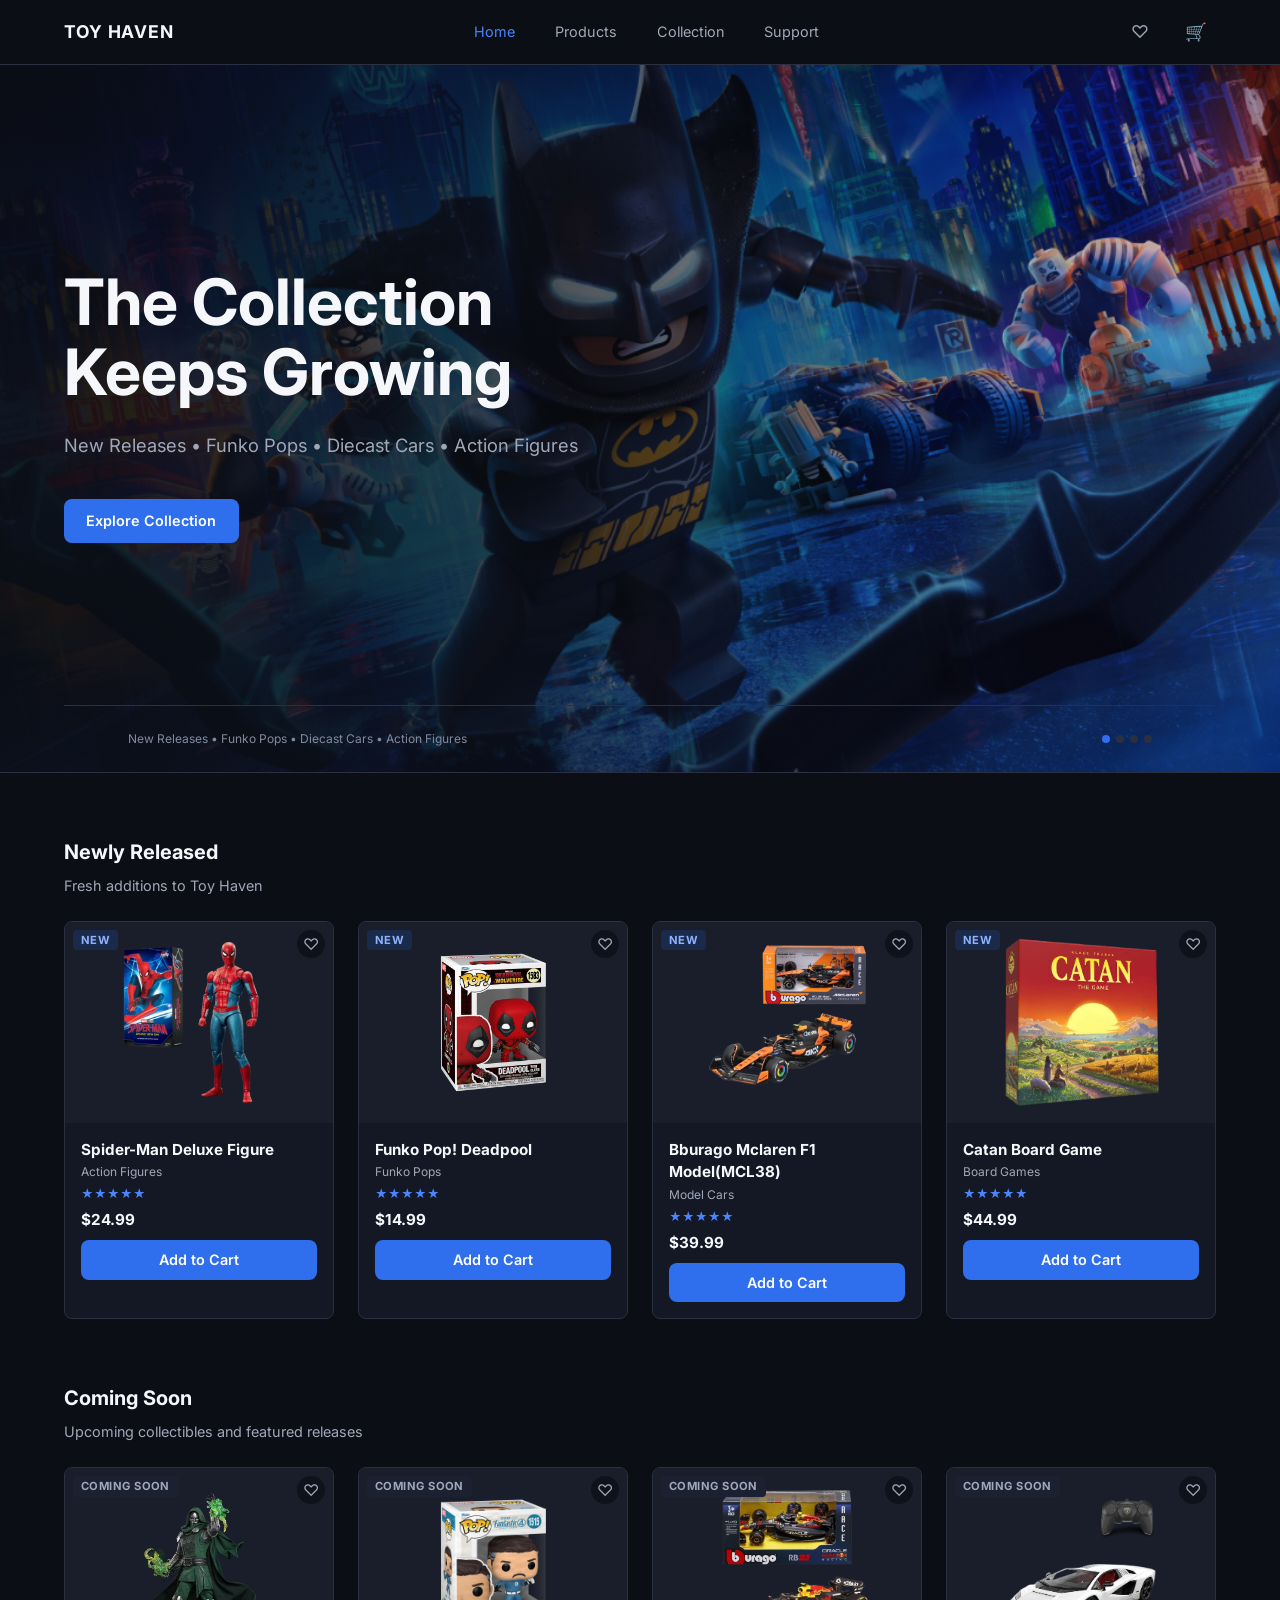
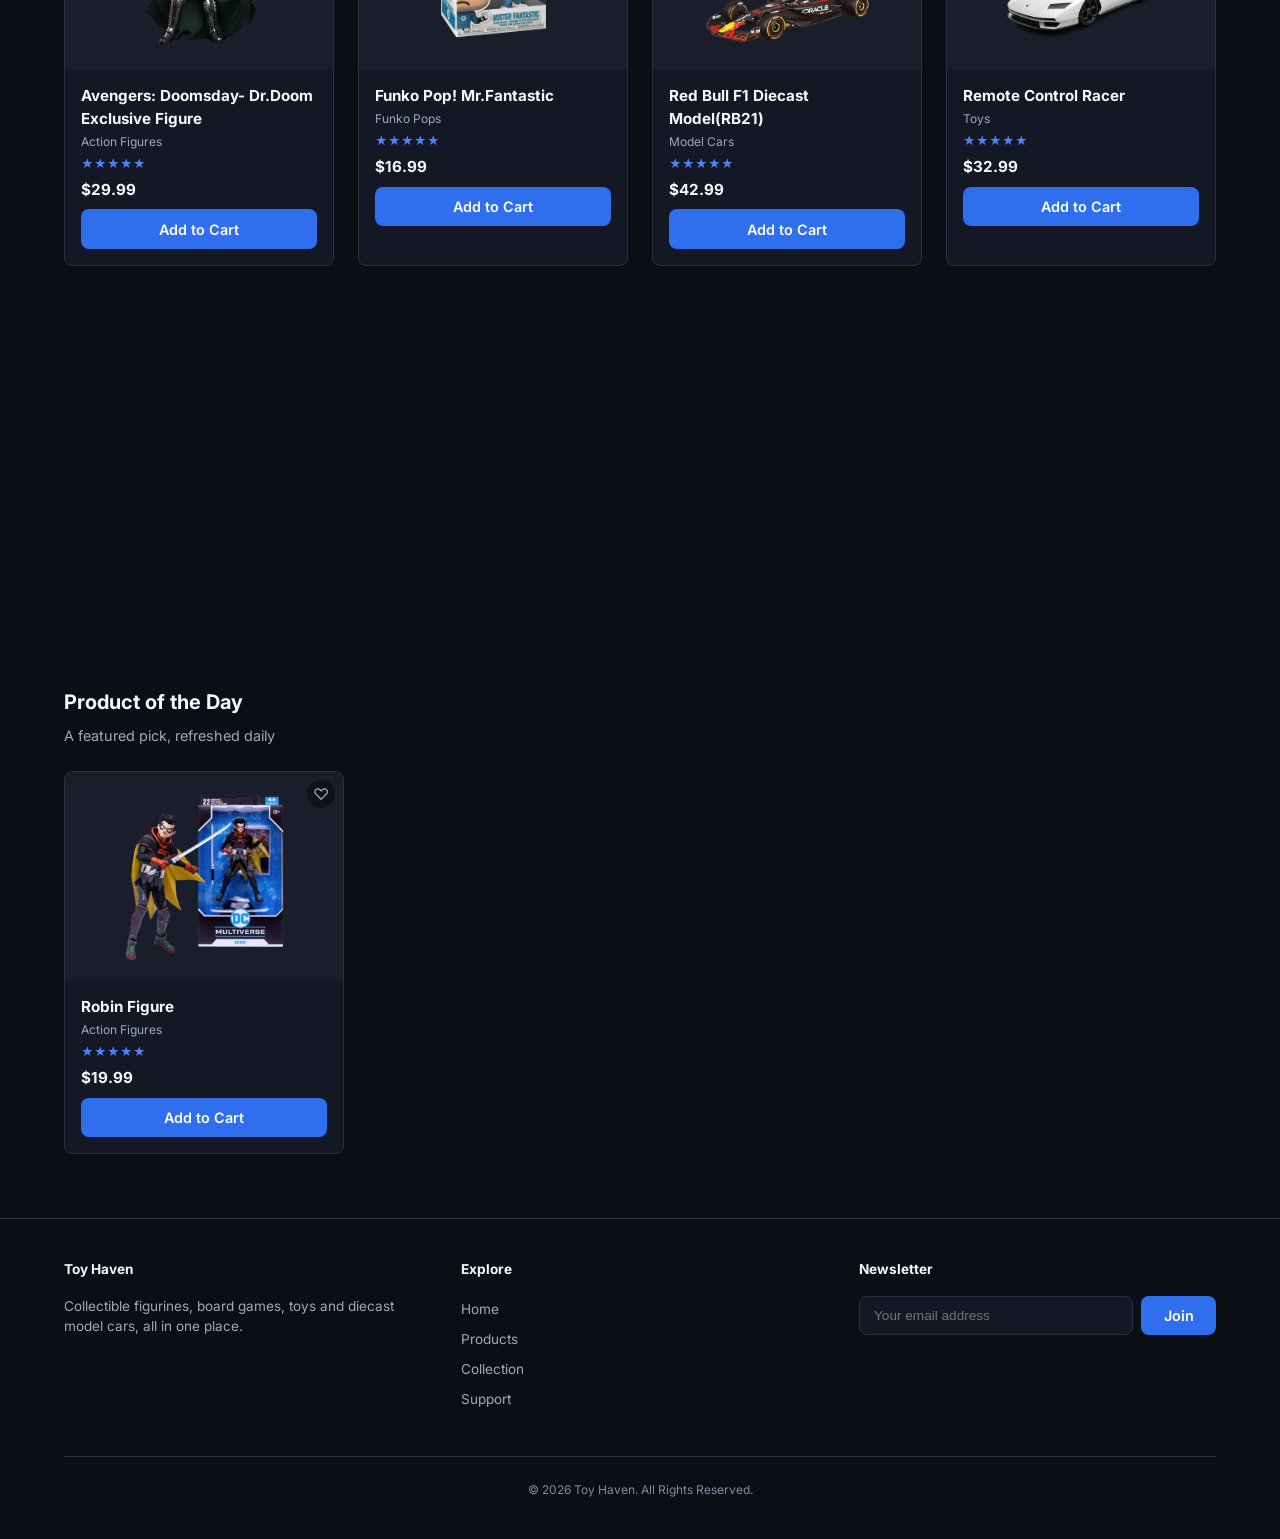
<file: index.html>
<!DOCTYPE html>
<html lang="en">
<head>
  <meta charset="UTF-8">
  <meta name="viewport" content="width=device-width, initial-scale=1.0">
  <title>Toy Haven — Collectibles, Toys & Board Games</title>
  <meta name="description" content="Toy Haven — browse action figures, Funko Pops, model cars, board games and toys in one place.">
  <link rel="icon" type="image/png" href="favicon/favicon.png">
  <link rel="manifest" href="manifest.json">
  <link rel="apple-touch-icon" href="favicon/icon-192.png">
  <meta name="theme-color" content="#0b0e14">
  <link rel="preconnect" href="https://fonts.googleapis.com">
  <link href="https://fonts.googleapis.com/css2?family=Inter:wght@400;600;700&display=swap" rel="stylesheet">
  <link rel="stylesheet" href="css/style.css">
</head>
<body>

  <!-- ============ HEADER (identical on every page) ============ -->
  <header class="site-header">
    <div class="container">
      <div class="logo">TOY HAVEN</div>

      <nav class="main-nav">
        <a href="index.html" class="active">Home</a>
        <a href="products.html">Products</a>
        <a href="collection.html">Collection</a>
        <a href="support.html">Support</a>
      </nav>

      <div class="header-icons">
        <a href="collection.html" aria-label="Wishlist" tabindex="-1" aria-hidden="true">♡</a>
        <a href="cart.html" aria-label="Shopping cart">
          🛒
          <span id="cart-count" class="cart-count">0</span>
        </a>
        <button class="hamburger" aria-label="Open menu">
          <span></span><span></span><span></span>
        </button>
      </div>
    </div>
  </header>

  <!-- ============ HERO CAROUSEL (full-width, outside the container) ============ -->
  <section class="hero-full" aria-label="Promotions">
    <div class="hero-inner">

      <div class="hero-slide active" data-bg="images/hero/1/legobat.jpg">
        <div class="hero-text">
          <p class="hero-eyebrow"></p>
          <h1>The Collection Keeps Growing</h1>
          <p>New Releases • Funko Pops • Diecast Cars • Action Figures</p>
          <a href="products.html" class="btn btn-primary">Explore Collection</a>
        </div>
      </div>

      <div class="hero-slide" data-bg="images/hero/2/2511945.jpg">
        <div class="hero-text">
          <h1>Fresh Funko Pops Just Landed</h1>
<h2 class="hero-eyebrow">NEW THIS WEEK</h2>
          <p>Marvel, DC, and Movie exclusives — while supplies last.</p>
          <a href="products.html?category=Funko%20Pops" class="btn btn-primary">Shop Funko Pops</a>
        </div>
      </div>

      <div class="hero-slide" data-bg="images/hero/3/yNQPDRgwKSz645qPKvAdC5.jpg">
        <div class="hero-text">
          
          <h1>Precision Diecast Model Cars</h1>
<h2 class="hero-eyebrow">FOR THE COLLECTORS</h2>
          <p>F1 grid cars and Bburago classics, built to scale.</p>
          <a href="products.html?category=Model%20Cars" class="btn btn-primary">Shop Model Cars</a>
        </div>
      </div>

      <div class="hero-slide" data-bg="images/hero/4/1411451.jpg">
        <div class="hero-text">
          <h1>Avengers: Doomsday Collectibles</h1>
<h2 class="hero-eyebrow">COMING SOON</h2>
          <p>Be first in line when the new lineup drops.</p>
          <a href="products.html?category=Action%20Figures" class="btn btn-primary">Shop Action Figures</a>
        </div>
      </div>

      <div class="hero-footer">
        <p style="font-size:0.75rem; color:var(--text-muted);">New Releases &bull; Funko Pops &bull; Diecast Cars &bull; Action Figures</p>
        <div class="hero-dots">
          <span class="hero-dot active"></span>
          <span class="hero-dot"></span>
          <span class="hero-dot"></span>
          <span class="hero-dot"></span>
        </div>
      </div>
    </div>
  </section>

  <main class="container">
    <!-- ============ NEWLY RELEASED ============ -->
    <section class="reveal">
      <h2 class="section-title" style="margin-top: var(--space-xl);">Newly Released</h2>
      <p class="section-subtitle">Fresh additions to Toy Haven</p>
      <div id="newly-released-grid" class="product-grid">
        <!-- filled by main.js -->
      </div>
    </section>

    <!-- ============ COMING SOON ============ -->
    <section class="reveal">
      <h2 class="section-title">Coming Soon</h2>
      <p class="section-subtitle">Upcoming collectibles and featured releases</p>
      <div id="coming-soon-grid" class="product-grid">
        <!-- filled by main.js -->
      </div>
    </section>

    <!-- ============ SHOP BY CATEGORY ============ -->
    <section class="reveal">
      <h2 class="section-title">Shop by Category</h2>
      <div class="category-grid">
        <a href="products.html?category=Action%20Figures" class="category-tile">
          <div class="category-tile-image">
           <img src="images/shop-by-category-pics/figures/dmiuu3f-df78caf3-c90e-4297-878c-dc7db9a0f4cd.png" alt="Figurines" onerror="this.parentElement.classList.add('image-missing');">
            <span class="image-placeholder">CATEGORY</span>
          </div>
          <p>Figurines</p>
        </a>
        <a href="products.html?category=Toys" class="category-tile">
          <div class="category-tile-image">
            <img src="images/toys/6063968-rubik-s-cube-the-original-3x3-colour-matching-puzzle-classic-problem-solving-cube-removebg-preview.png" alt="Toys" onerror="this.parentElement.classList.add('image-missing');">
            <span class="image-placeholder">CATEGORY</span>
          </div>
          <p>Toys</p>
        </a>
        <a href="products.html?category=Board%20Games" class="category-tile">
          <div class="category-tile-image">
            <img src="images/board-games/816dE7TY9xL-removebg-preview.png" alt="Board Games" onerror="this.parentElement.classList.add('image-missing');">
            <span class="image-placeholder">CATEGORY</span>
          </div>
          <p>Board Games</p>
        </a>
        <a href="products.html?category=Model%20Cars" class="category-tile">
          <div class="category-tile-image">
            <img src="images/shop-by-category-pics/diecast-cars/Batman-Futuristic-Automobile-Render-PNG.png" alt="Diecast Cars" onerror="this.parentElement.classList.add('image-missing');">
            <span class="image-placeholder">CATEGORY</span>
          </div>
          <p>Diecast Cars</p>
        </a>
      </div>
    </section>

    <!-- ============ PRODUCT OF THE DAY ============ -->
    <section class="reveal">
      <h2 class="section-title">Product of the Day</h2>
      <p class="section-subtitle">A featured pick, refreshed daily</p>
      <div id="product-of-day" style="max-width: 280px;">
      
      </div>
    </section>
  </main>

  <!-- ============ FOOTER ============ -->
  <footer class="site-footer">
    <div class="container">
      <div class="footer-grid">
        <div>
          <h3>Toy Haven</h3>
          <p style="color: var(--text-secondary); font-size: 0.85rem;">Collectible figurines, board games, toys and diecast model cars, all in one place.</p>
        </div>
        <div>
          <h3>Explore</h3>
          <ul>
            <li><a href="index.html">Home</a></li>
            <li><a href="products.html">Products</a></li>
            <li><a href="collection.html">Collection</a></li>
            <li><a href="support.html">Support</a></li>
          </ul>
        </div>
        <div>
          <h3>Newsletter</h3>
          <form id="newsletter-form" class="newsletter-form" novalidate>
            <label for="newsletter-email" class="sr-only" style="position:absolute; left:-9999px;">Email address</label>
            <input type="email" id="newsletter-email" placeholder="Your email address">
            <button type="submit" class="btn btn-primary">Join</button>
          </form>
          <p id="newsletter-message" class="newsletter-message"></p>
        </div>
      </div>
      <div class="footer-bottom">
        <p>&copy; 2026 Toy Haven. All Rights Reserved.</p>
      </div>
    </div>
  </footer>

  <script src="js/products.js"></script>
  <script src="js/shopping-cart.js"></script>
  <script src="js/collection.js"></script>
  <script src="js/main.js"></script>
</body>
</html>
</file>
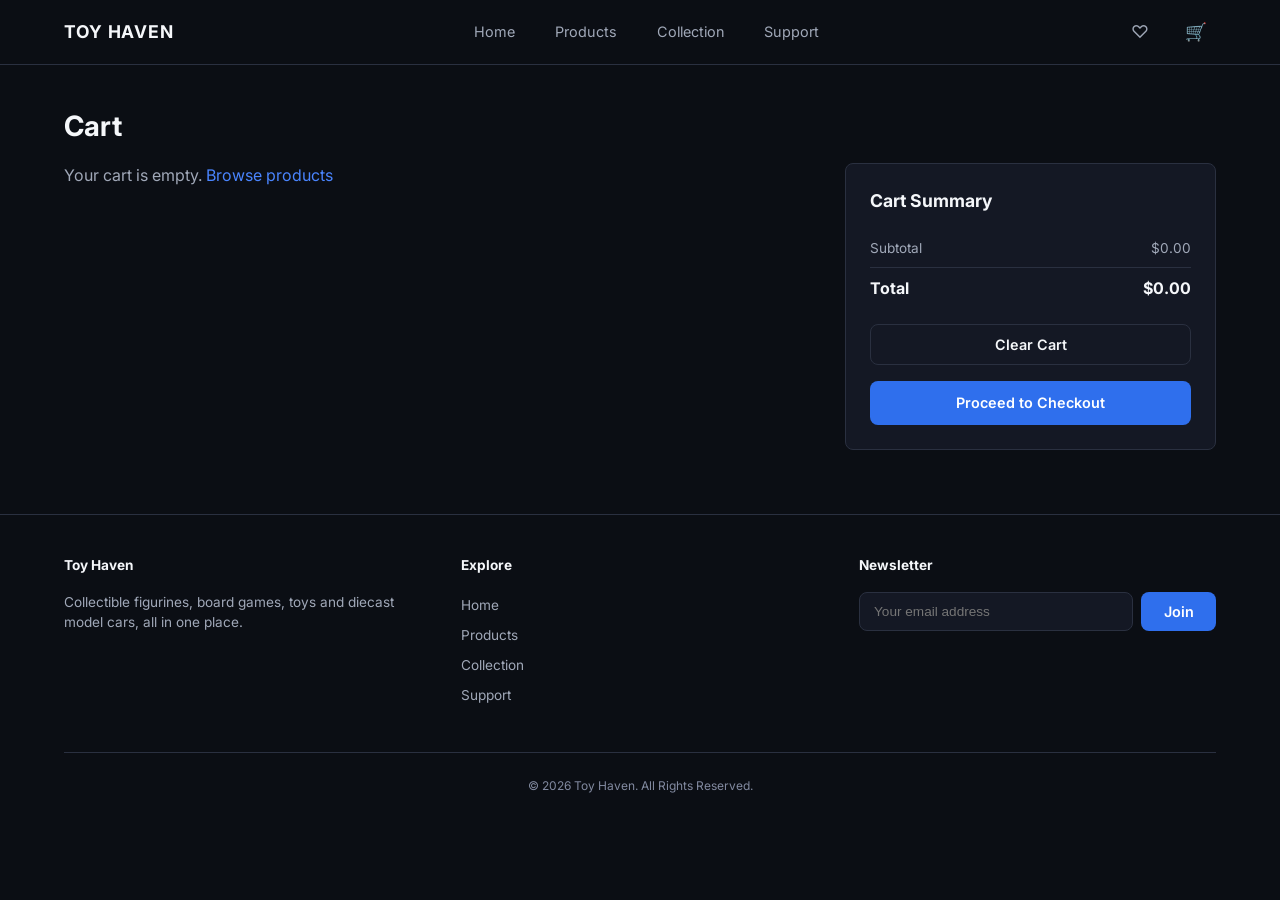
<file: cart.html>
<!DOCTYPE html>
<html lang="en">
<head>
  <meta charset="UTF-8">
  <meta name="viewport" content="width=device-width, initial-scale=1.0">
  <title>Cart — Toy Haven</title>
  <meta name="description" content="Review your Toy Haven shopping cart before checkout.">
  <link rel="icon" type="image/png" href="favicon/favicon.png">
  <link rel="manifest" href="manifest.json">
  <link rel="apple-touch-icon" href="favicon/icon-192.png">
  <meta name="theme-color" content="#0b0e14">
  <link rel="preconnect" href="https://fonts.googleapis.com">
  <link href="https://fonts.googleapis.com/css2?family=Inter:wght@400;600;700&display=swap" rel="stylesheet">
  <link rel="stylesheet" href="css/style.css">
</head>
<body>

  <!-- ============ HEADER ============ -->
  <header class="site-header">
    <div class="container">
      <div class="logo">TOY HAVEN</div>

      <nav class="main-nav">
        <a href="index.html">Home</a>
        <a href="products.html">Products</a>
        <a href="collection.html">Collection</a>
        <a href="support.html">Support</a>
      </nav>

      <div class="header-icons">
        <a href="collection.html" aria-label="Wishlist" tabindex="-1" aria-hidden="true">♡</a>
        <a href="cart.html" aria-label="Shopping cart">
          🛒
          <span id="cart-count" class="cart-count">0</span>
        </a>
        <button class="hamburger" aria-label="Open menu">
          <span></span><span></span><span></span>
        </button>
      </div>
    </div>
  </header>

  <main class="container">
    <h1 class="page-title">Cart</h1>

    <div class="cart-layout">
      <!-- ============ CART ITEMS ============ -->
      <div id="cart-items">
  
      </div>

      <!-- ============ CART SUMMARY ============ -->
      <div class="summary-box">
        <h2>Cart Summary</h2>
        <div class="summary-row">
          <span>Subtotal</span>
          <span id="cart-subtotal">$0.00</span>
        </div>
        <div class="summary-row total">
          <span>Total</span>
          <span id="cart-total">$0.00</span>
        </div>
        <button id="clear-cart-btn" class="btn btn-secondary btn-block">Clear Cart</button>
        <a href="checkout.html" class="btn btn-primary btn-block">Proceed to Checkout</a>
      </div>
    </div>
  </main>

  <!-- ============ FOOTER ============ -->
  <footer class="site-footer">
    <div class="container">
      <div class="footer-grid">
        <div>
          <h3>Toy Haven</h3>
          <p style="color: var(--text-secondary); font-size: 0.85rem;">Collectible figurines, board games, toys and diecast model cars, all in one place.</p>
        </div>
        <div>
          <h3>Explore</h3>
          <ul>
            <li><a href="index.html">Home</a></li>
            <li><a href="products.html">Products</a></li>
            <li><a href="collection.html">Collection</a></li>
            <li><a href="support.html">Support</a></li>
          </ul>
        </div>
        <div>
          <h3>Newsletter</h3>
          <form id="newsletter-form" class="newsletter-form" novalidate>
            <label for="newsletter-email" class="sr-only" style="position:absolute; left:-9999px;">Email address</label>
            <input type="email" id="newsletter-email" placeholder="Your email address">
            <button type="submit" class="btn btn-primary">Join</button>
          </form>
          <p id="newsletter-message" class="newsletter-message"></p>
        </div>
      </div>
      <div class="footer-bottom">
        <p>&copy; 2026 Toy Haven. All Rights Reserved.</p>
      </div>
    </div>
  </footer>

  <script src="js/products.js"></script>
  <script src="js/shopping-cart.js"></script>
  <script src="js/collection.js"></script>
  <script src="js/main.js"></script>
</body>
</html>
</file>
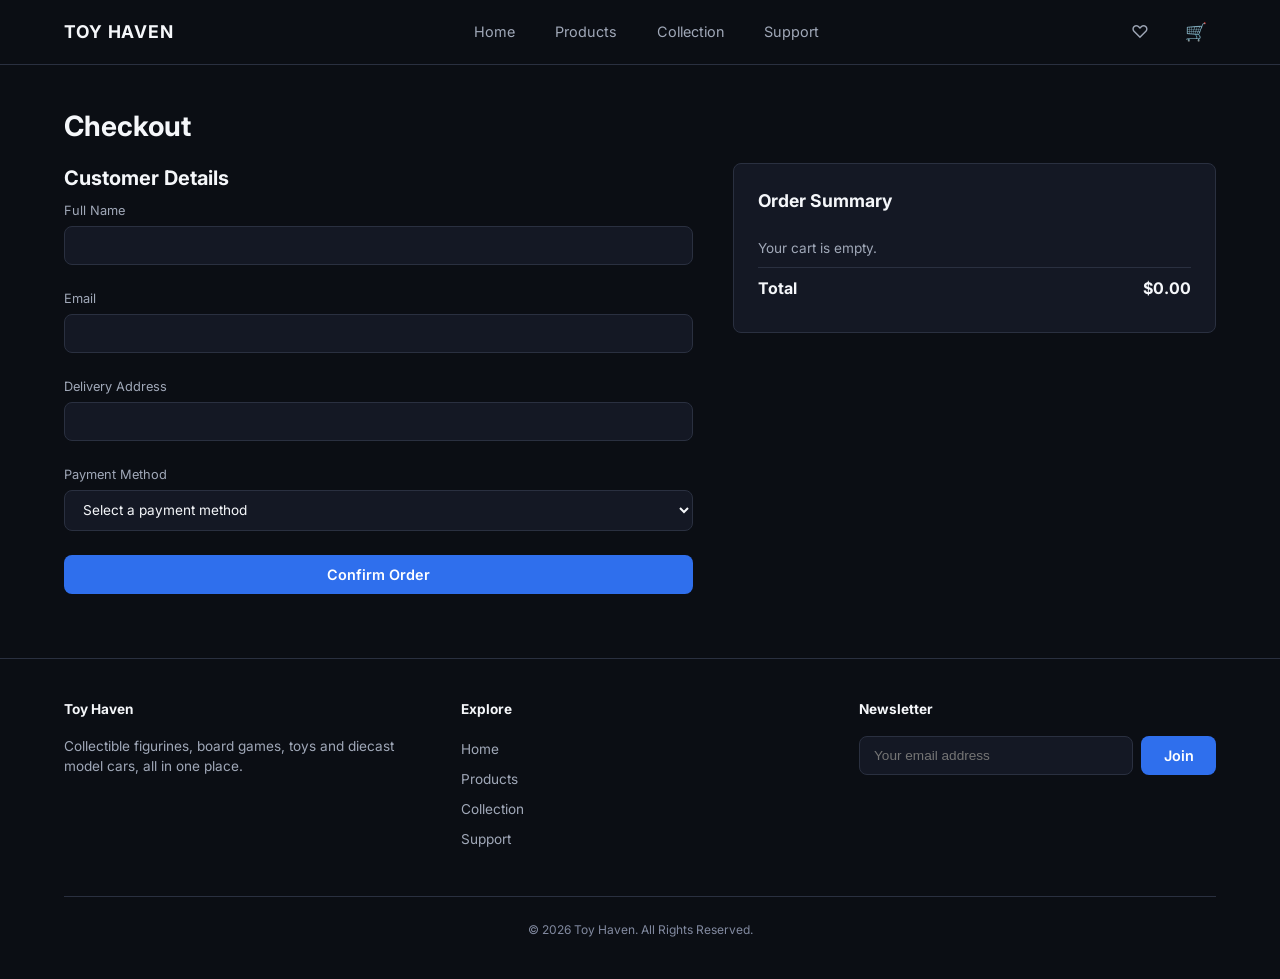
<file: checkout.html>
<!DOCTYPE html>
<html lang="en">
<head>
  <meta charset="UTF-8">
  <meta name="viewport" content="width=device-width, initial-scale=1.0">
  <title>Checkout — Toy Haven</title>
  <meta name="description" content="Complete your Toy Haven order.">
  <link rel="icon" type="image/png" href="favicon/favicon.png">
  <link rel="manifest" href="manifest.json">
  <link rel="apple-touch-icon" href="favicon/icon-192.png">
  <meta name="theme-color" content="#0b0e14">
  <link rel="preconnect" href="https://fonts.googleapis.com">
  <link href="https://fonts.googleapis.com/css2?family=Inter:wght@400;600;700&display=swap" rel="stylesheet">
  <link rel="stylesheet" href="css/style.css">
</head>
<body>

  <!-- ============ HEADER ============ -->
  <header class="site-header">
    <div class="container">
      <div class="logo">TOY HAVEN</div>

      <nav class="main-nav">
        <a href="index.html">Home</a>
        <a href="products.html">Products</a>
        <a href="collection.html">Collection</a>
        <a href="support.html">Support</a>
      </nav>

      <div class="header-icons">
        <a href="collection.html" aria-label="Wishlist" tabindex="-1" aria-hidden="true">♡</a>
        <a href="cart.html" aria-label="Shopping cart">
          🛒
          <span id="cart-count" class="cart-count">0</span>
        </a>
        <button class="hamburger" aria-label="Open menu">
          <span></span><span></span><span></span>
        </button>
      </div>
    </div>
  </header>

  <main class="container">
    <h1 class="page-title">Checkout</h1>

    <div class="checkout-layout">
      <!-- ============ CUSTOMER DETAILS FORM ============ -->
      <div id="checkout-form-section">
        <h2 class="section-title">Customer Details</h2>
        <form id="checkout-form" novalidate>

          <div class="form-group">
            <label for="full-name">Full Name</label>
            <input type="text" id="full-name">
            <p id="full-name-error" class="form-error"></p>
          </div>

          <div class="form-group">
            <label for="checkout-email">Email</label>
            <input type="email" id="checkout-email">
            <p id="checkout-email-error" class="form-error"></p>
          </div>

          <div class="form-group">
            <label for="delivery-address">Delivery Address</label>
            <input type="text" id="delivery-address">
            <p id="delivery-address-error" class="form-error"></p>
          </div>

          <div class="form-group">
            <label for="payment-method">Payment Method</label>
            <select id="payment-method">
              <option value="">Select a payment method</option>
              <option value="Card">Card</option>
              <option value="Cash on Delivery">Cash on Delivery</option>
            </select>
            <p id="payment-method-error" class="form-error"></p>
          </div>

          <!-- Card fields -->
          <div id="card-fields" class="card-fields" style="display: none;">

            <div class="form-group">
              <label for="card-number">Card Number</label>
              <input type="text" id="card-number" inputmode="numeric" maxlength="23" placeholder="1234 5678 9012 3456">
              <p id="card-number-error" class="form-error"></p>
            </div>

            <div class="card-fields-row">
              <div class="form-group">
                <label for="card-expiry">Expiry Date</label>
                <input type="text" id="card-expiry" inputmode="numeric" maxlength="5" placeholder="MM/YY">
                <p id="card-expiry-error" class="form-error"></p>
              </div>

              <div class="form-group">
                <label for="card-cvv">CVV</label>
                <input type="text" id="card-cvv" inputmode="numeric" maxlength="4" placeholder="123">
                <p id="card-cvv-error" class="form-error"></p>
              </div>
            </div>

          </div>

          <button type="submit" class="btn btn-primary btn-block">Confirm Order</button>
        </form>
      </div>

      <!-- ============ ORDER SUMMARY ============ -->
      <div class="summary-box">
        <h2>Order Summary</h2>
        <div id="order-summary-items">
          <!-- filled by checkout.js -->
        </div>
        <div class="summary-row total">
          <span>Total</span>
          <span id="order-total">$0.00</span>
        </div>
      </div>
    </div>

    <!-- ============ ORDER CONFIRMED PANEL ============ -->
    <div id="order-confirmed" class="order-confirmed">
      <span class="checkmark">✓</span>
      Order Confirmed! Thank you for shopping with Toy Haven.
    </div>
  </main>

  <!-- ============ FOOTER ============ -->
  <footer class="site-footer">
    <div class="container">
      <div class="footer-grid">
        <div>
          <h3>Toy Haven</h3>
          <p style="color: var(--text-secondary); font-size: 0.85rem;">Collectible figurines, board games, toys and diecast model cars, all in one place.</p>
        </div>
        <div>
          <h3>Explore</h3>
          <ul>
            <li><a href="index.html">Home</a></li>
            <li><a href="products.html">Products</a></li>
            <li><a href="collection.html">Collection</a></li>
            <li><a href="support.html">Support</a></li>
          </ul>
        </div>
        <div>
          <h3>Newsletter</h3>
          <form id="newsletter-form" class="newsletter-form" novalidate>
            <label for="newsletter-email" class="sr-only" style="position:absolute; left:-9999px;">Email address</label>
            <input type="email" id="newsletter-email" placeholder="Your email address">
            <button type="submit" class="btn btn-primary">Join</button>
          </form>
          <p id="newsletter-message" class="newsletter-message"></p>
        </div>
      </div>
      <div class="footer-bottom">
        <p>&copy; 2026 Toy Haven. All Rights Reserved.</p>
      </div>
    </div>
  </footer>

  <script src="js/products.js"></script>
  <script src="js/shopping-cart.js"></script>
  <script src="js/collection.js"></script>
  <script src="js/main.js"></script>
  <script src="js/checkout.js"></script>
</body>
</html>
</file>
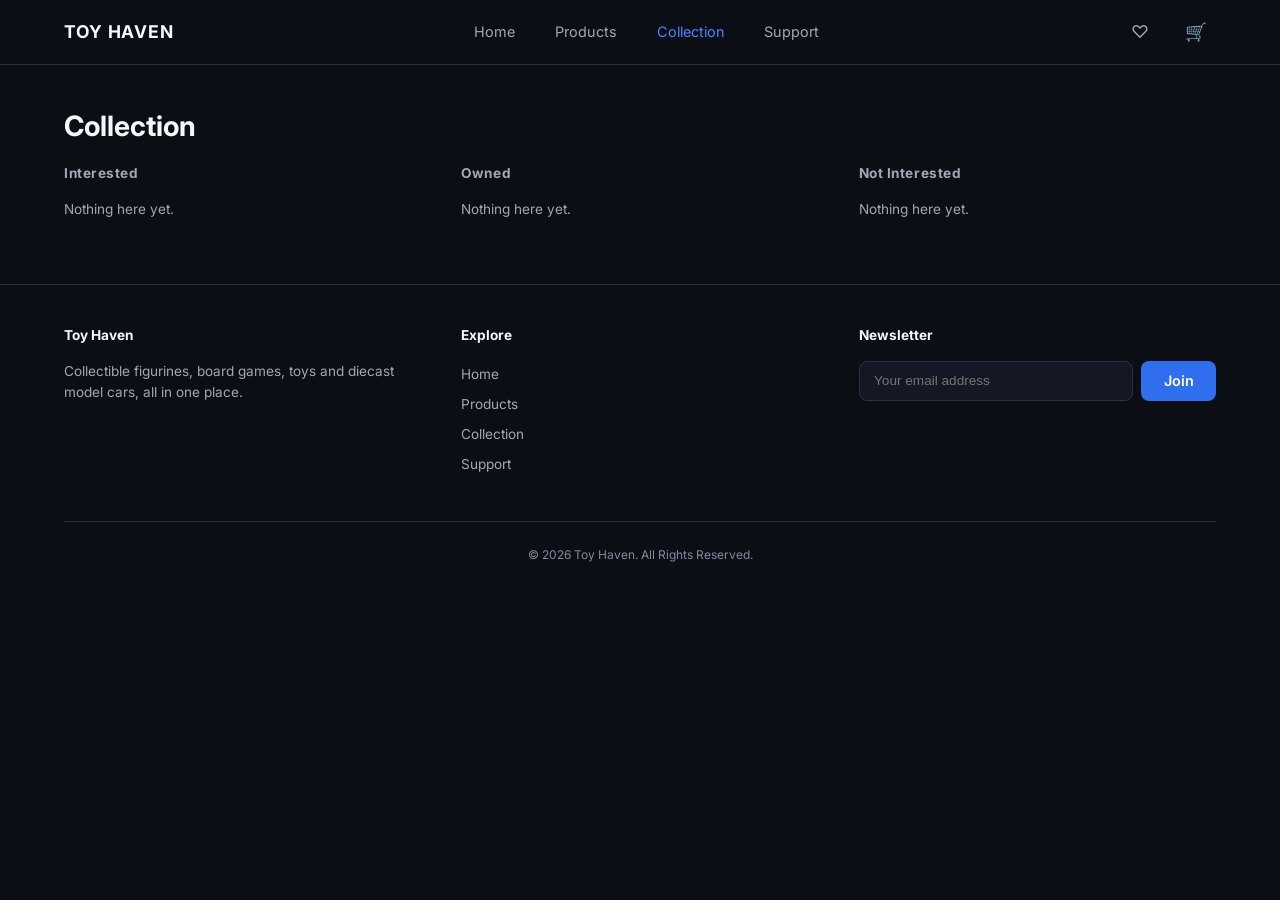
<file: collection.html>
<!DOCTYPE html>
<html lang="en">
<head>
  <meta charset="UTF-8">
  <meta name="viewport" content="width=device-width, initial-scale=1.0">
  <title>Collection — Toy Haven</title>
  <meta name="description" content="Your saved Toy Haven wishlist — sorted by Interested, Owned, and Not Interested.">
  <link rel="icon" type="image/png" href="favicon/favicon.png">
  <link rel="manifest" href="manifest.json">
  <link rel="apple-touch-icon" href="favicon/icon-192.png">
  <meta name="theme-color" content="#0b0e14">
  <link rel="preconnect" href="https://fonts.googleapis.com">
  <link href="https://fonts.googleapis.com/css2?family=Inter:wght@400;600;700&display=swap" rel="stylesheet">
  <link rel="stylesheet" href="css/style.css">
</head>
<body>

  <!-- ============ HEADER ============ -->
  <header class="site-header">
    <div class="container">
      <div class="logo">TOY HAVEN</div>

      <nav class="main-nav">
        <a href="index.html">Home</a>
        <a href="products.html">Products</a>
        <a href="collection.html" class="active">Collection</a>
        <a href="support.html">Support</a>
      </nav>

      <div class="header-icons">
        <a href="collection.html" aria-label="Wishlist" tabindex="-1" aria-hidden="true">♡</a>
        <a href="cart.html" aria-label="Shopping cart">
          🛒
          <span id="cart-count" class="cart-count">0</span>
        </a>
        <button class="hamburger" aria-label="Open menu">
          <span></span><span></span><span></span>
        </button>
      </div>
    </div>
  </header>

  <main class="container">
    <h1 class="page-title">Collection</h1>

    <div id="collection-columns" class="collection-layout">
      <div class="collection-column">
        <h2>Interested</h2>
        <div id="collection-interested">
          <!-- filled by collection.js -->
        </div>
      </div>

      <div class="collection-column">
        <h2>Owned</h2>
        <div id="collection-owned">
        </div>
      </div>

      <div class="collection-column">
        <h2>Not Interested</h2>
        <div id="collection-not-interested">
        </div>
      </div>
    </div>
  </main>

  <!-- ============ FOOTER ============ -->
  <footer class="site-footer">
    <div class="container">
      <div class="footer-grid">
        <div>
          <h3>Toy Haven</h3>
          <p style="color: var(--text-secondary); font-size: 0.85rem;">Collectible figurines, board games, toys and diecast model cars, all in one place.</p>
        </div>
        <div>
          <h3>Explore</h3>
          <ul>
            <li><a href="index.html">Home</a></li>
            <li><a href="products.html">Products</a></li>
            <li><a href="collection.html">Collection</a></li>
            <li><a href="support.html">Support</a></li>
          </ul>
        </div>
        <div>
          <h3>Newsletter</h3>
          <form id="newsletter-form" class="newsletter-form" novalidate>
            <label for="newsletter-email" class="sr-only" style="position:absolute; left:-9999px;">Email address</label>
            <input type="email" id="newsletter-email" placeholder="Your email address">
            <button type="submit" class="btn btn-primary">Join</button>
          </form>
          <p id="newsletter-message" class="newsletter-message"></p>
        </div>
      </div>
      <div class="footer-bottom">
        <p>&copy; 2026 Toy Haven. All Rights Reserved.</p>
      </div>
    </div>
  </footer>

  <script src="js/products.js"></script>
  <script src="js/shopping-cart.js"></script>
  <script src="js/collection.js"></script>
  <script src="js/main.js"></script>
</body>
</html>
</file>
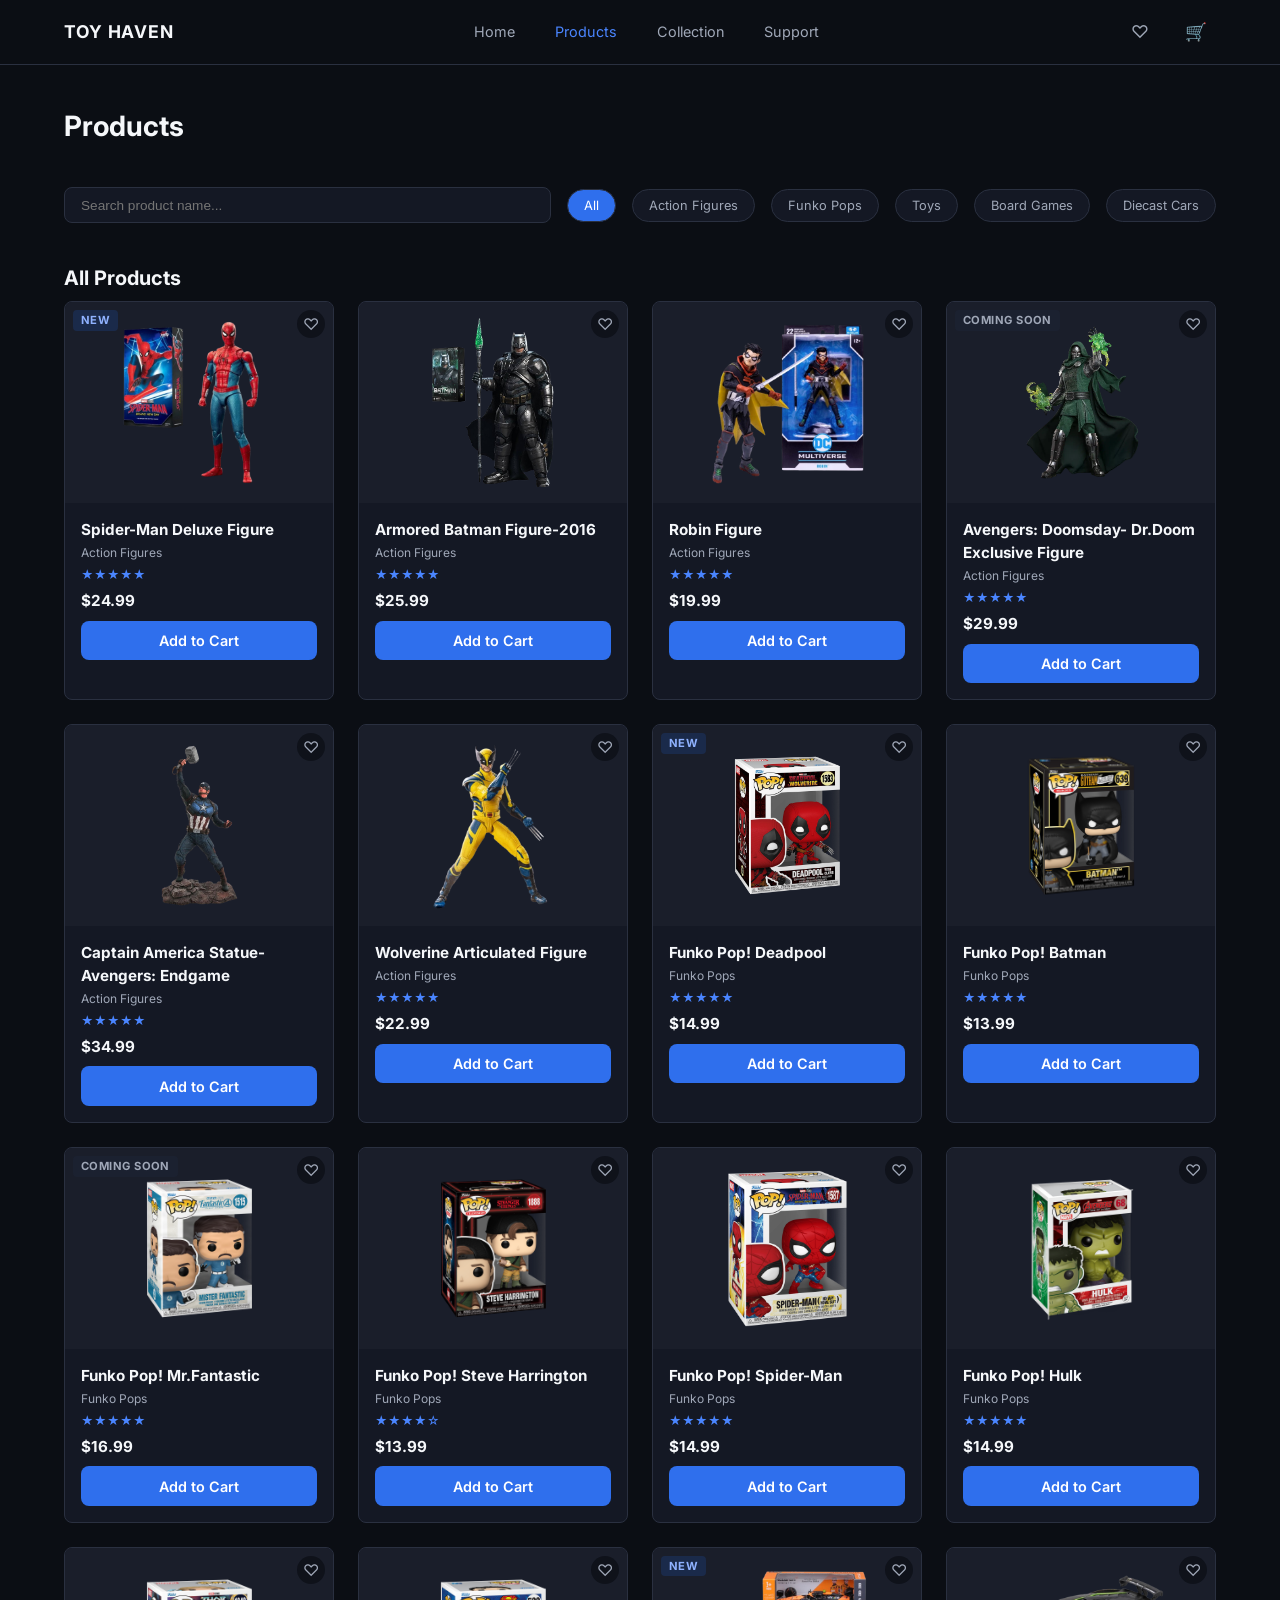
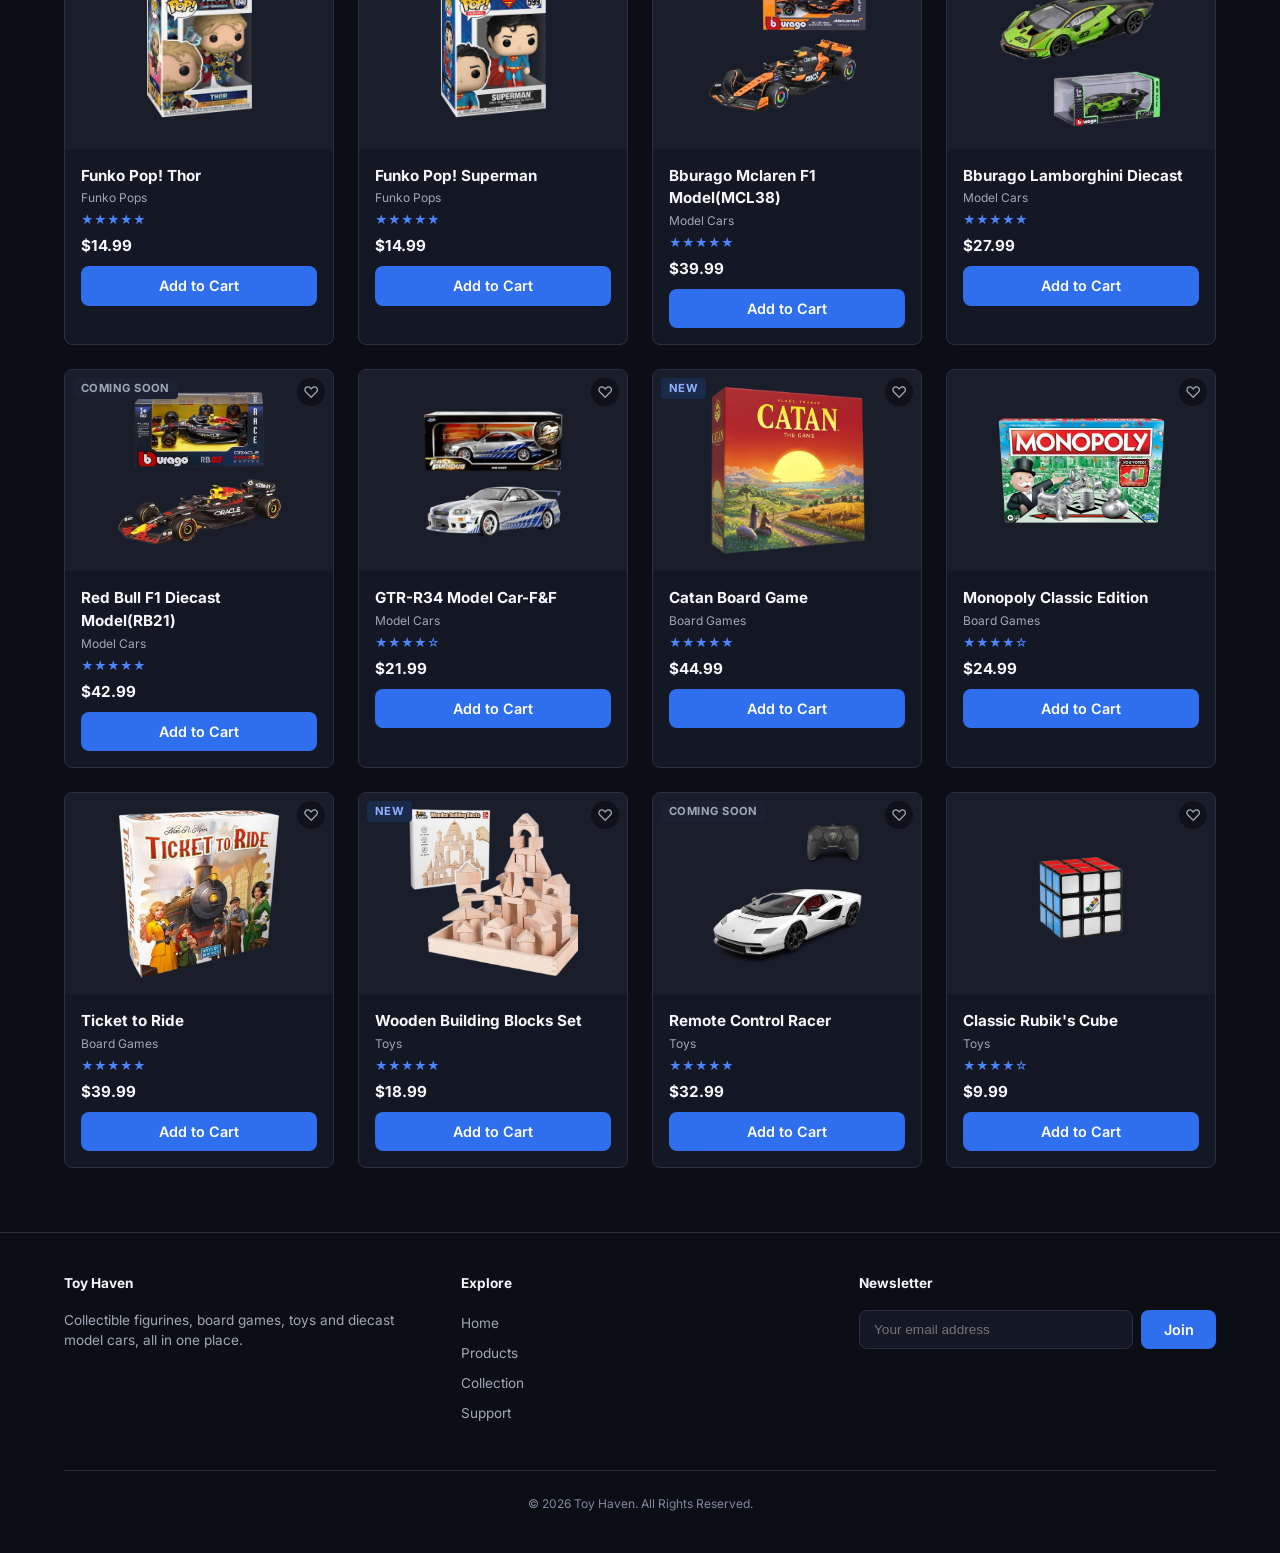
<file: products.html>
<!DOCTYPE html>
<html lang="en">
<head>
  <meta charset="UTF-8">
  <meta name="viewport" content="width=device-width, initial-scale=1.0">
  <title>Products — Toy Haven</title>
  <meta name="description" content="Browse action figures, Funko Pops, model cars, board games and toys at Toy Haven.">
  <link rel="icon" type="image/png" href="favicon/favicon.png">
  <link rel="manifest" href="manifest.json">
  <link rel="apple-touch-icon" href="favicon/icon-192.png">
  <meta name="theme-color" content="#0b0e14">
  <link rel="preconnect" href="https://fonts.googleapis.com">
  <link href="https://fonts.googleapis.com/css2?family=Inter:wght@400;600;700&display=swap" rel="stylesheet">
  <link rel="stylesheet" href="css/style.css">
</head>
<body>

  <!-- ============ HEADER ============ -->
  <header class="site-header">
    <div class="container">
      <div class="logo">TOY HAVEN</div>

      <nav class="main-nav">
        <a href="index.html">Home</a>
        <a href="products.html" class="active">Products</a>
        <a href="collection.html">Collection</a>
        <a href="support.html">Support</a>
      </nav>

      <div class="header-icons">
        <a href="collection.html" aria-label="Wishlist" tabindex="-1" aria-hidden="true">♡</a>
        <a href="cart.html" aria-label="Shopping cart">
          🛒
          <span id="cart-count" class="cart-count">0</span>
        </a>
        <button class="hamburger" aria-label="Open menu">
          <span></span><span></span><span></span>
        </button>
      </div>
    </div>
  </header>

  <main class="container">
    <h1 class="page-title">Products</h1>

    <!-- ============ SEARCH + FILTER BAR ============ -->
    <div class="filter-bar">
      <label for="product-search" style="position:absolute; left:-9999px;">Search products</label>
      <input
        type="text"
        id="product-search"
        class="search-input"
        placeholder="Search product name...">

      <button class="filter-pill active" data-category="All">All</button>
      <button class="filter-pill" data-category="Action Figures">Action Figures</button>
      <button class="filter-pill" data-category="Funko Pops">Funko Pops</button>
      <button class="filter-pill" data-category="Toys">Toys</button>
      <button class="filter-pill" data-category="Board Games">Board Games</button>
      <button class="filter-pill" data-category="Model Cars">Diecast Cars</button>
    </div>

    <!-- ============ PRODUCT GRID ============ -->
    <section>
  <h2 class="section-title">All Products</h2>
  <div id="products-grid" class="product-grid">
        <!-- filled by products-page.js -->
      </div>
    </section>
  </main>

  <!-- ============ QUICK-VIEW MODAL ============ -->
  <div id="product-modal" class="modal-overlay">
    <div class="modal-box">
      <button id="product-modal-close" class="modal-close" aria-label="Close">&times;</button>
      <div id="product-modal-body">
      </div>
    </div>
  </div>

  <!-- ============ FOOTER ============ -->
  <footer class="site-footer">
    <div class="container">
      <div class="footer-grid">
        <div>
          <h3>Toy Haven</h3>
          <p style="color: var(--text-secondary); font-size: 0.85rem;">Collectible figurines, board games, toys and diecast model cars, all in one place.</p>
        </div>
        <div>
          <h3>Explore</h3>
          <ul>
            <li><a href="index.html">Home</a></li>
            <li><a href="products.html">Products</a></li>
            <li><a href="collection.html">Collection</a></li>
            <li><a href="support.html">Support</a></li>
          </ul>
        </div>
        <div>
          <h3>Newsletter</h3>
          <form id="newsletter-form" class="newsletter-form" novalidate>
            <label for="newsletter-email" class="sr-only" style="position:absolute; left:-9999px;">Email address</label>
            <input type="email" id="newsletter-email" placeholder="Your email address">
            <button type="submit" class="btn btn-primary">Join</button>
          </form>
          <p id="newsletter-message" class="newsletter-message"></p>
        </div>
      </div>
      <div class="footer-bottom">
        <p>&copy; 2026 Toy Haven. All Rights Reserved.</p>
      </div>
    </div>
  </footer>

  <script src="js/products.js"></script>
  <script src="js/shopping-cart.js"></script>
  <script src="js/collection.js"></script>
  <script src="js/main.js"></script>
  <script src="js/products-page.js"></script>
</body>
</html>
</file>
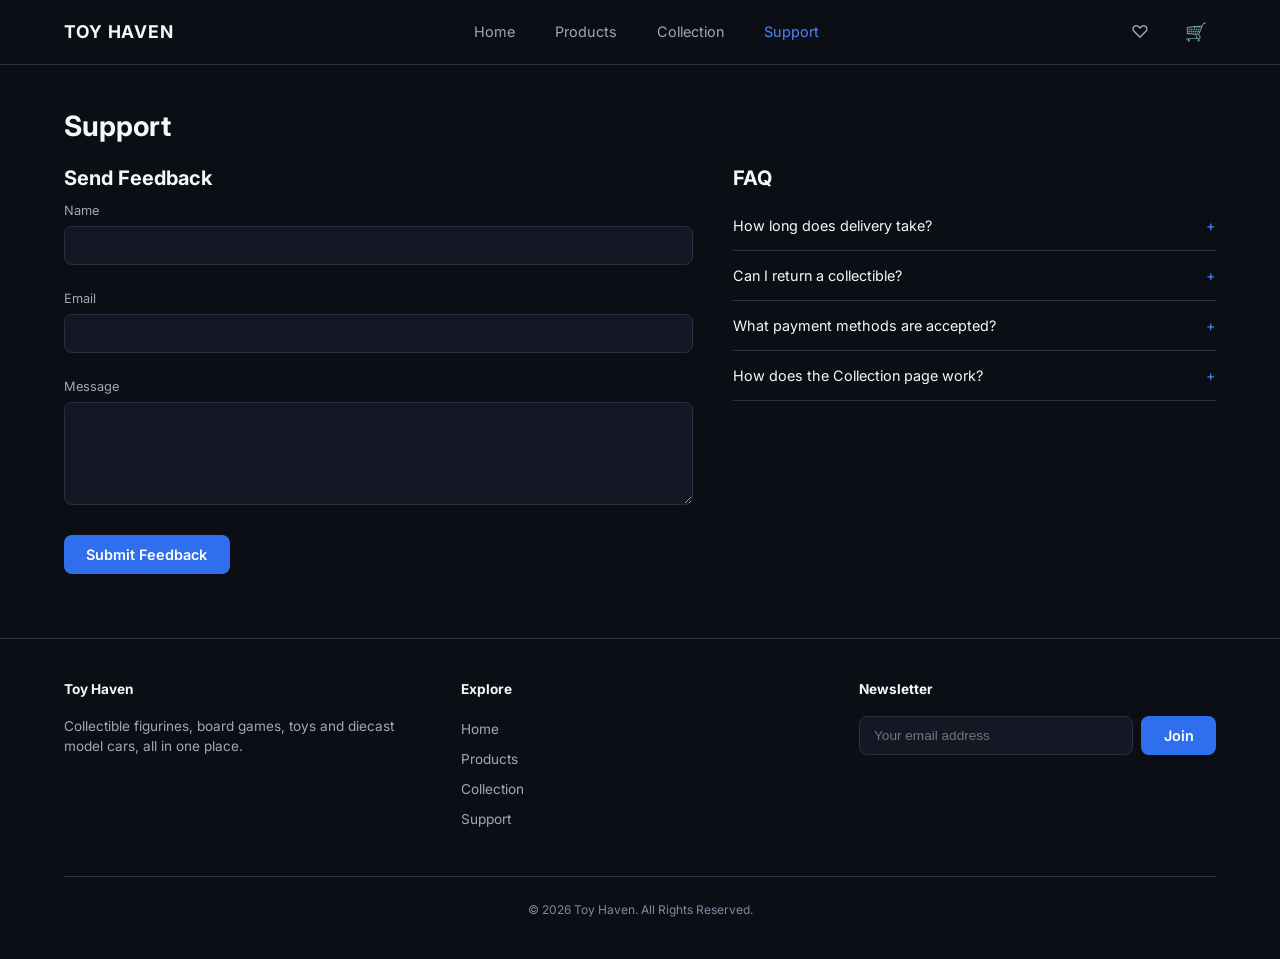
<file: support.html>
<!DOCTYPE html>
<html lang="en">
<head>
  <meta charset="UTF-8">
  <meta name="viewport" content="width=device-width, initial-scale=1.0">
  <title>Support — Toy Haven</title>
  <meta name="description" content="Get help or send feedback to the Toy Haven team.">
  <link rel="icon" type="image/png" href="favicon/favicon.png">
  <link rel="manifest" href="manifest.json">
  <link rel="apple-touch-icon" href="favicon/icon-192.png">
  <meta name="theme-color" content="#0b0e14">
  <link rel="preconnect" href="https://fonts.googleapis.com">
  <link href="https://fonts.googleapis.com/css2?family=Inter:wght@400;600;700&display=swap" rel="stylesheet">
  <link rel="stylesheet" href="css/style.css">
</head>
<body>

  <!-- ============ HEADER ============ -->
  <header class="site-header">
    <div class="container">
      <div class="logo">TOY HAVEN</div>

      <nav class="main-nav">
        <a href="index.html">Home</a>
        <a href="products.html">Products</a>
        <a href="collection.html">Collection</a>
        <a href="support.html" class="active">Support</a>
      </nav>

      <div class="header-icons">
        <a href="collection.html" aria-label="Wishlist" tabindex="-1" aria-hidden="true">♡</a>
        <a href="cart.html" aria-label="Shopping cart">
          🛒
          <span id="cart-count" class="cart-count">0</span>
        </a>
        <button class="hamburger" aria-label="Open menu">
          <span></span><span></span><span></span>
        </button>
      </div>
    </div>
  </header>

  <main class="container">
    <h1 class="page-title">Support</h1>

    <div class="support-layout">
      <!-- ============ FEEDBACK FORM ============ -->
      <div>
        <h2 class="section-title">Send Feedback</h2>
        <form id="feedback-form" novalidate>

          <div class="form-group">
            <label for="feedback-name">Name</label>
            <input type="text" id="feedback-name">
            <p id="feedback-name-error" class="form-error"></p>
          </div>

          <div class="form-group">
            <label for="feedback-email">Email</label>
            <input type="email" id="feedback-email">
            <p id="feedback-email-error" class="form-error"></p>
          </div>

          <div class="form-group">
            <label for="feedback-message">Message</label>
            <textarea id="feedback-message" rows="5"></textarea>
            <p id="feedback-message-error" class="form-error"></p>
          </div>

          <button type="submit" class="btn btn-primary">Submit Feedback</button>
          <p id="feedback-confirmation" class="feedback-confirmation">Thanks — your feedback has been received!</p>
        </form>
      </div>

      <!-- ============ FAQ ACCORDION ============ -->
      <div>
        <h2 class="section-title">FAQ</h2>

        <div class="faq-item">
          <button class="faq-question">
            How long does delivery take?
            <span class="faq-icon">+</span>
          </button>
          <div class="faq-answer">
            <p>Standard delivery takes 3–5 business days. This is a university project, so no real orders are shipped.</p>
          </div>
        </div>

        <div class="faq-item">
          <button class="faq-question">
            Can I return a collectible?
            <span class="faq-icon">+</span>
          </button>
          <div class="faq-answer">
            <p>Unopened items can be returned within 30 days of purchase in a real store — this demo doesn't process real returns.</p>
          </div>
        </div>

        <div class="faq-item">
          <button class="faq-question">
            What payment methods are accepted?
            <span class="faq-icon">+</span>
          </button>
          <div class="faq-answer">
            <p>Card and Cash on Delivery are available at checkout on this site.</p>
          </div>
        </div>

        <div class="faq-item">
          <button class="faq-question">
            How does the Collection page work?
            <span class="faq-icon">+</span>
          </button>
          <div class="faq-answer">
            <p>Tap the heart on any product card to save it, then sort it into Interested, Owned, or Not Interested on the Collection page.</p>
          </div>
        </div>

      </div>
    </div>
  </main>

  <!-- ============ FOOTER ============ -->
  <footer class="site-footer">
    <div class="container">
      <div class="footer-grid">
        <div>
          <h3>Toy Haven</h3>
          <p style="color: var(--text-secondary); font-size: 0.85rem;">Collectible figurines, board games, toys and diecast model cars, all in one place.</p>
        </div>
        <div>
          <h3>Explore</h3>
          <ul>
            <li><a href="index.html">Home</a></li>
            <li><a href="products.html">Products</a></li>
            <li><a href="collection.html">Collection</a></li>
            <li><a href="support.html">Support</a></li>
          </ul>
        </div>
        <div>
          <h3>Newsletter</h3>
          <form id="newsletter-form" class="newsletter-form" novalidate>
            <label for="newsletter-email" class="sr-only" style="position:absolute; left:-9999px;">Email address</label>
            <input type="email" id="newsletter-email" placeholder="Your email address">
            <button type="submit" class="btn btn-primary">Join</button>
          </form>
          <p id="newsletter-message" class="newsletter-message"></p>
        </div>
      </div>
      <div class="footer-bottom">
        <p>&copy; 2026 Toy Haven. All Rights Reserved.</p>
      </div>
    </div>
  </footer>

  <script src="js/products.js"></script>
  <script src="js/shopping-cart.js"></script>
  <script src="js/collection.js"></script>
  <script src="js/main.js"></script>
  <script src="js/support.js"></script>
</body>
</html>
</file>
<file: css/style.css>
/* --------------------------------------------------------------------------
   1. CSS VARIABLES (theme) — change a color here, it updates everywhere.
   This is the entire black+blue identity in one place.
   -------------------------------------------------------------------------- */
:root {
  /* Backgrounds */
  --bg-page: #0b0e14;        /* main page background, near-black */
  --bg-card: #141824;        /* card / panel background, dark navy-black */
  --bg-card-hover: #1b2130;  /* slightly lighter for hover states */

  /* Blue accents */
  --accent: #2f6fed;         /* primary blue — buttons, links, highlights */
  --accent-hover: #4a85ff;   /* lighter blue for hover */
  --accent-soft: #1a2a4a;    /* muted blue for tags/badges backgrounds */

  /* Text */
  --text-primary: #f5f7fa;   /* main readable text, off-white (not pure white — softer on dark bg) */
  --text-secondary: #a0a8b8; /* secondary text — category labels, prices, meta info */
  --text-muted: #828aa0;    /* least important text — placeholders */

  /* Borders */
  --border-color: #2a3040;

  /* Status colors (small use only — cart success msg, "new" tag, errors) */
  --success: #34c77b;
  --error: #e5484d;

  /* Spacing scale — reused instead of random pixel values */
  --space-xs: 0.5rem;
  --space-sm: 1rem;
  --space-md: 1.5rem;
  --space-lg: 2.5rem;
  --space-xl: 4rem;

  /* Shared layout values */
  --radius: 8px;
  --max-width: 1200px;
  --transition: 0.2s ease;
}

/* --------------------------------------------------------------------------
   2. RESET / BASE
   -------------------------------------------------------------------------- */
* {
  margin: 0;
  padding: 0;
  box-sizing: border-box;
}

html {
  scroll-behavior: smooth; /* satisfies "smooth scrolling" requirement */
}

body {
  font-family: 'Inter', Arial, Helvetica, sans-serif;
  background-color: var(--bg-page);
  color: var(--text-primary);
  line-height: 1.5;
  overflow-x: hidden; /* prevents unwanted horizontal scroll */
}

a {
  color: inherit;
  text-decoration: none;
}

img {
  max-width: 100%;
  display: block;
}

button {
  font-family: inherit;
  cursor: pointer;
  border: none;
  background: none;
}

ul {
  list-style: none;
}

.container {
  max-width: var(--max-width);
  margin: 0 auto;
  padding: 0 var(--space-md);
}

/* Simple fade-in used for scroll-reveal (JS adds "is-visible") */
.reveal {
  opacity: 0;
  transform: translateY(16px);
  transition: opacity 0.5s ease, transform 0.5s ease;
}
.reveal.is-visible {
  opacity: 1;
  transform: translateY(0);
}

/* --------------------------------------------------------------------------
   3. HEADER / NAVIGATION
   -------------------------------------------------------------------------- */
.site-header {
  position: sticky;
  top: 0;
  z-index: 100;
  background-color: var(--bg-page);
  border-bottom: 1px solid var(--border-color);
}

.site-header .container {
  display: flex;
  align-items: center;
  justify-content: space-between;
  height: 64px;
}

.logo {
  font-weight: 700;
  font-size: 1.1rem;
  letter-spacing: 0.05em;
  color: var(--text-primary);
}

.main-nav {
  display: flex;
  gap: var(--space-lg);
}

.main-nav a {
  color: var(--text-secondary);
  font-size: 0.9rem;
  transition: color var(--transition);
}

.main-nav a:hover,
.main-nav a.active {
  color: var(--accent-hover);
}

.header-icons {
  display: flex;
  align-items: center;
  gap: var(--space-sm);
}

.header-icons a {
  position: relative;
  color: var(--text-secondary);
  font-size: 1.1rem;
  transition: color var(--transition);
  display: flex;
  align-items: center;
  justify-content: center;
  min-width: 40px;
  min-height: 40px;
}

.header-icons a:hover {
  color: var(--accent);
}

.cart-count {
  position: absolute;
  top: 2px;
  right: 2px;
  background-color: var(--accent);
  color: #fff;
  font: size 0.7rem;
  font-weight: 700;
  width: 18px;
  height: 18px;
  border-radius: 50%;
  display: flex;
  align-items: center;
  justify-content: center;
}

/* Hamburger — hidden on desktop, shown via media query below */
.hamburger {
  display: none;
  flex-direction: column;
  justify-content: center;
  align-items: center;
  gap: 5px;
  width: 44px;
  height: 44px;
  padding: 0;
  flex-shrink: 0;
}

.hamburger span {
  width: 22px;
  height: 2px;
  background-color: var(--text-primary);
  transition: transform var(--transition), opacity var(--transition);
}

/* When open, morph the 3 bars into an X — clear visual feedback that
   tapping actually registered, and that tapping again will close it. */
.hamburger.open span:nth-child(1) {
  transform: translateY(7px) rotate(45deg);
}

.hamburger.open span:nth-child(2) {
  opacity: 0;
}

.hamburger.open span:nth-child(3) {
  transform: translateY(-7px) rotate(-45deg);
}

/* --------------------------------------------------------------------------
   4. PAGE TITLE (e.g. "HOME — DESKTOP" style headings used per page)
   -------------------------------------------------------------------------- */
.page-title {
  font-size: 1.75rem;
  font-weight: 700;
  padding: var(--space-lg) 0 var(--space-sm);
}

.section-title {
  font-size: 1.25rem;
  font-weight: 700;
  margin-bottom: var(--space-xs);
}

.section-subtitle {
  color: var(--text-secondary);
  font-size: 0.9rem;
  margin-bottom: var(--space-md);
}

/* --------------------------------------------------------------------------
   5. BUTTONS
   -------------------------------------------------------------------------- */
.btn {
  display: inline-block;
  padding: 0.7rem 1.4rem;
  border-radius: var(--radius);
  font-size: 0.9rem;
  font-weight: 600;
  transition: background-color var(--transition), transform var(--transition);
}

.btn-primary {
  background-color: var(--accent);
  color: #fff;
}

.btn-primary:hover {
  background-color: var(--accent-hover);
  transform: translateY(-1px);
}

.btn-secondary {
  background-color: transparent;
  color: var(--text-primary);
  border: 1px solid var(--border-color);
}

.btn-secondary:hover {
  border-color: var(--accent);
  color: var(--accent);
}

.btn-block {
  width: 100%;
  text-align: center;
}

/* --------------------------------------------------------------------------
   TOAST NOTIFICATION (brief confirmation message, e.g. "Added to cart!")
   -------------------------------------------------------------------------- */
.toast-notification {
  position: fixed;
  bottom: 24px;
  left: 50%;
  transform: translateX(-50%) translateY(20px);
  background-color: var(--bg-card);
  border: 1px solid var(--accent);
  color: var(--text-primary);
  padding: 0.8rem 1.5rem;
  border-radius: var(--radius);
  font-size: 0.9rem;
  font-weight: 600;
  opacity: 0;
  z-index: 300;
  transition: opacity 0.3s ease, transform 0.3s ease;
  box-shadow: 0 4px 12px rgba(0, 0, 0, 0.4);
  pointer-events: none;
}

.toast-notification.visible {
  opacity: 1;
  transform: translateX(-50%) translateY(0);
}

/* --------------------------------------------------------------------------
   6. HERO CAROUSEL (Home page)
   -------------------------------------------------------------------------- */
.hero-full {
  width: 100%;
  background-color: var(--bg-card);
  background-size: cover;
  background-position: center;
  background-repeat: no-repeat;
  border-bottom: 1px solid var(--border-color);
  overflow: hidden;
  position: relative;
  transition: background-image 0.3s ease;
}

/* Dark gradient sits between the background image and the text so
   the text stays readable no matter how bright the photo is. This
   covers the FULL edge-to-edge banner, not just the padded content
   area, since the background image lives on .hero-full itself. */
.hero-full::before {
  content: "";
  position: absolute;
  inset: 0;
  background: linear-gradient(
    90deg,
    rgba(11, 14, 20, 0.92) 0%,
    rgba(11, 14, 20, 0.75) 40%,
    rgba(11, 14, 20, 0.35) 75%,
    rgba(11, 14, 20, 0.15) 100%
  );
  z-index: 1;
}

.hero-inner {
  max-width: 1600px;
  margin: 0 auto;
  padding: 0 var(--space-xl);
  position: relative;
  z-index: 2;
}

.hero-slide {
  display: none;
  align-items: center;
  padding: var(--space-xl) 0;
  min-height: 640px;
}

.hero-slide.active {
  display: flex;
}

.hero-text {
   display: flex;
  flex-direction: column;
  align-items: flex-start;
  max-width: 560px;
}

.hero-eyebrow {
  color: var(--accent);
  font-size: 0.9rem;
  font-weight: 700;
  letter-spacing: 0.1em;
  margin-bottom: var(--space-md);
  order: -1;
}

.hero-slide h1 {
  font-size: 4rem;
  line-height: 1.1;
  margin-bottom: var(--space-md);
}

.hero-slide p {
  color: var(--text-secondary);
  font-size: 1.15rem;
  margin-bottom: var(--space-lg);
}

.hero-footer {
  display: flex;
  align-items: center;
  justify-content: space-between;
  max-width: 1600px;
  margin: 0 auto;
  padding: var(--space-md) var(--space-xl);
  border-top: 1px solid var(--border-color);
}

/* Smaller version of the hero used on secondary pages (Products, Cart,
   Checkout, Collection, Support) — same carousel behaviour, less height
   so it doesn't compete with the page's main task. */
.hero-full.compact .hero-slide {
  min-height: 220px;
  padding: var(--space-lg) 0;
}

.hero-full.compact .hero-slide h1 {
  font-size: 1.8rem;
}

.hero-full.compact .hero-slide p {
  font-size: 0.9rem;
  margin-bottom: var(--space-md);
}

.hero-dots {
  display: flex;
  gap: 6px;
}

.hero-dot {
  width: 8px;
  height: 8px;
  border-radius: 50%;
  background-color: var(--border-color);
  transition: background-color var(--transition);
}

.hero-dot.active {
  background-color: var(--accent);
}

.hero-arrow {
  color: var(--text-secondary);
  font-size: 1rem;
}

/* --------------------------------------------------------------------------
   7. PRODUCT GRID + PRODUCT CARD (reused: Home, Products, Collection)
   -------------------------------------------------------------------------- */
.product-grid {
  display: grid;
  grid-template-columns: repeat(4, 1fr);
  gap: var(--space-md);
  margin-bottom: var(--space-xl);
}

.product-card {
  background-color: var(--bg-card);
  border: 1px solid var(--border-color);
  border-radius: var(--radius);
  overflow: hidden;
  transition: transform var(--transition), border-color var(--transition);
  cursor: pointer;
}

.product-card:hover {
  transform: translateY(-3px);
  border-color: var(--accent);
}

.product-card-image {
  position: relative;
  background-color: #1a1e2a;
  aspect-ratio: 4 / 3;
  display: flex;
  align-items: center;
  justify-content: center;
  color: var(--text-muted);
  font-size: 0.75rem;
  overflow: hidden;
}

.product-card-image img {
  width: 100%;
  height: 100%;
  object-fit: contain;
  padding: var(--space-sm);
}

/* Hidden by default — only shown if the real image fails to load
   (see the onerror handler in createProductCardHTML in main.js).
   This means a missing file never breaks the layout; it just falls
   back to the same gray placeholder box we used during development. */
.product-card-image .image-placeholder {
  display: none;
  width: 100%;
  height: 100%;
  align-items: center;
  justify-content: center;
}

.product-card-image.image-missing img {
  display: none;
}

.product-card-image.image-missing .image-placeholder {
  display: flex;
}

.product-tag {
  position: absolute;
  top: 8px;
  left: 8px;
  background-color: var(--accent-soft);
    color: #8fb2ff;
    font-size: 0.7rem;
  font-weight: 700;
  padding: 2px 8px;
  border-radius: 4px;
  letter-spacing: 0.04em;
}


.product-tag.coming-soon {
  background-color: var(--bg-card-hover);
  color: var(--text-secondary);
}

.wishlist-btn {
  position: absolute;
  top: 8px;
  right: 8px;
  width: 28px;
  height: 28px;
  border-radius: 50%;
  background-color: rgba(11, 14, 20, 0.7);
  color: var(--text-secondary);
  font-size: 1rem;
  display: flex;
  align-items: center;
  justify-content: center;
  transition: color var(--transition), transform var(--transition);
}

.wishlist-btn:hover {
  color: var(--accent-hover);
  transform: scale(1.1);
}

.wishlist-btn.active {
  color: var(--error);
}

.product-card-body {
  padding: var(--space-sm);
}

.product-card-body h3 {
  font-size: 0.95rem;
  margin-bottom: 2px;
}

.product-category {
  color: var(--text-secondary);
  font-size: 0.75rem;
  margin-bottom: 4px;
}

.product-rating {
  color: var(--accent-hover);
  font-size: 0.75rem;
  margin-bottom: 6px;
}
.product-price {
  font-weight: 700;
  font-size: 0.95rem;
  margin-bottom: var(--space-xs);
}

/* --------------------------------------------------------------------------
   8. CATEGORY TILES (Home — Shop by Category)
   -------------------------------------------------------------------------- */
.category-grid {
  display: grid;
  grid-template-columns: repeat(4, 1fr);
  gap: var(--space-md);
  margin-bottom: var(--space-xl);
}

.category-tile {
  background-color: var(--bg-card);
  border: 1px solid var(--border-color);
  border-radius: var(--radius);
  overflow: hidden;
  text-align: center;
  transition: border-color var(--transition);
}

.category-tile:hover {
  border-color: var(--accent);
}

.category-tile-image {
  position: relative;
  background-color: #1a1e2a;
  aspect-ratio: 4 / 3;
  overflow: hidden;
}

.category-tile-image img {
  width: 100%;
  height: 100%;
  object-fit: cover;
}

.category-tile-image .image-placeholder {
  display: none;
  width: 100%;
  height: 100%;
  align-items: center;
  justify-content: center;
  color: var(--text-muted);
  font-size: 0.75rem;
}

.category-tile-image.image-missing img {
  display: none;
}

.category-tile-image.image-missing .image-placeholder {
  display: flex;
}

.category-tile p {
  padding: var(--space-sm);
  font-weight: 600;
  font-size: 0.85rem;
}

/* --------------------------------------------------------------------------
   9. FILTER / SEARCH BAR (Products page)
   -------------------------------------------------------------------------- */
.filter-bar {
  display: flex;
  gap: var(--space-sm);
  align-items: center;
  margin: var(--space-md) 0 var(--space-lg);
  flex-wrap: wrap;
}

.search-input {
  flex: 1;
  min-width: 200px;
  background-color: var(--bg-card);
  border: 1px solid var(--border-color);
  border-radius: var(--radius);
  padding: 0.6rem 1rem;
  color: var(--text-primary);
  font-size: 0.85rem;
}

.search-input:focus {
  outline: none;
  border-color: var(--accent);
}

.filter-pill {
  background-color: var(--bg-card);
  border: 1px solid var(--border-color);
  border-radius: 999px;
  padding: 0.5rem 1rem;
  font-size: 0.8rem;
  color: var(--text-secondary);
  transition: all var(--transition);
  white-space: nowrap;
}

.filter-pill:hover {
  border-color: var(--accent);
  color: var(--text-primary);
}

.filter-pill.active {
  background-color: var(--accent);
  color: #fff;
}


/* --------------------------------------------------------------------------
   10. PRODUCT MODAL (quick-view — satisfies "filtering and modal display")
   -------------------------------------------------------------------------- */
.modal-overlay {
  display: none;
  position: fixed;
  inset: 0;
  background-color: rgba(0, 0, 0, 0.7);
  z-index: 200;
  align-items: center;
  justify-content: center;
}

.modal-overlay.active {
  display: flex;
}

.modal-box {
  background-color: var(--bg-card);
  border: 1px solid var(--border-color);
  border-radius: var(--radius);
  max-width: 500px;
  width: 90%;
  padding: var(--space-lg);
  position: relative;
}

.modal-close {
  position: absolute;
  top: var(--space-sm);
  right: var(--space-sm);
  color: var(--text-secondary);
  font-size: 1.2rem;
}

.modal-close:hover {
  color: var(--accent);
}

/* --------------------------------------------------------------------------
   11. CART PAGE
   -------------------------------------------------------------------------- */
.cart-layout {
  display: grid;
  grid-template-columns: 2fr 1fr;
  gap: var(--space-lg);
  align-items: start;
  margin-bottom: var(--space-xl);
}

.cart-item {
  display: flex;
  align-items: center;
  gap: var(--space-md);
  background-color: var(--bg-card);
  border: 1px solid var(--border-color);
  border-radius: var(--radius);
  padding: var(--space-sm);
  margin-bottom: var(--space-sm);
}

.cart-item-image {
  width: 72px;
  height: 72px;
  flex-shrink: 0;
  background-color: #1a1e2a;
  border-radius: var(--radius);
  display: flex;
  align-items: center;
  justify-content: center;
  color: var(--text-muted);
  font-size: 0.65rem;
  overflow: hidden;
}

.cart-item-image img {
  width: 100%;
  height: 100%;
  object-fit: contain;
  padding: 6px;
}

.cart-item-image .image-placeholder {
  display: none;
  width: 100%;
  height: 100%;
  align-items: center;
  justify-content: center;
}

.cart-item-image.image-missing img {
  display: none;
}

.cart-item-image.image-missing .image-placeholder {
  display: flex;
}

.cart-item-details {
  flex: 1;
}

.cart-item-details h3 {
  font-size: 0.95rem;
  margin-bottom: 2px;
}

.cart-item-price {
  color: var(--text-secondary);
  font-size: 0.8rem;
}

.cart-item-subtotal {
  color: var(--text-primary);
  font-size: 0.85rem;
  font-weight: 600;
  margin-top: 2px;
}

.qty-stepper {
  display: flex;
  align-items: center;
  gap: var(--space-xs);
}

.qty-stepper button {
  width: 28px;
  height: 28px;
  border: 1px solid var(--border-color);
  border-radius: 4px;
  color: var(--text-primary);
}

.qty-stepper button:hover {
  border-color: var(--accent);
  color: var(--accent);
}

.summary-box {
  background-color: var(--bg-card);
  border: 1px solid var(--border-color);
  border-radius: var(--radius);
  padding: var(--space-md);
}

.summary-box h2 {
  font-size: 1.1rem;
  margin-bottom: var(--space-md);
}

.summary-row {
  display: flex;
  justify-content: space-between;
  font-size: 0.85rem;
  color: var(--text-secondary);
  margin-bottom: var(--space-xs);
}

.summary-row.total {
  color: var(--text-primary);
  font-weight: 700;
  font-size: 1rem;
  padding-top: var(--space-xs);
  border-top: 1px solid var(--border-color);
  margin-top: var(--space-xs);
}

.summary-box .btn {
  margin-top: var(--space-sm);
}

/* --------------------------------------------------------------------------
   12. FORMS (Checkout + Support)
   -------------------------------------------------------------------------- */
.form-group {
  margin-bottom: var(--space-md);
}

.form-group label {
  display: block;
  font-size: 0.8rem;
  color: var(--text-secondary);
  margin-bottom: 6px;
}

.form-group input,
.form-group select,
.form-group textarea {
  width: 100%;
  background-color: var(--bg-card);
  border: 1px solid var(--border-color);
  border-radius: var(--radius);
  padding: 0.65rem 0.9rem;
  color: var(--text-primary);
  font-size: 0.85rem;
  font-family: inherit;
}

.form-group input:focus,
.form-group select:focus,
.form-group textarea:focus {
  outline: none;
  border-color: var(--accent);
}

.form-error {
  color: var(--error);
  font-size: 0.75rem;
  margin-top: 4px;
  display: none;
}

.form-error.visible {
  display: block;
}

.checkout-layout,
.support-layout {
  display: grid;
  grid-template-columns: 1.3fr 1fr;
  gap: var(--space-lg);
  align-items: start;
  margin-bottom: var(--space-xl);
}

.feedback-confirmation {
  display: none;
  color: var(--success);
  font-size: 0.85rem;
  font-weight: 600;
  margin-top: var(--space-sm);
}

.feedback-confirmation.visible {
  display: block;
}

.order-confirmed {
  display: none;
  background-color: var(--bg-card);
  border: 1px solid var(--success);
  border-radius: var(--radius);
  padding: var(--space-lg);
  text-align: center;
  color: var(--success);
  font-weight: 600;
  margin-top: var(--space-md);
}

.order-confirmed.visible {
  display: block;
  animation: confirm-pop 0.4s ease;
}

.order-confirmed .checkmark {
  font-size: 2rem;
  display: block;
  margin-bottom: var(--space-sm);
}

@keyframes confirm-pop {
  0% {
    opacity: 0;
    transform: scale(0.85);
  }
  60% {
    opacity: 1;
    transform: scale(1.03);
  }
  100% {
    opacity: 1;
    transform: scale(1);
  }
}

/* --------------------------------------------------------------------------
   13. COLLECTION PAGE
   -------------------------------------------------------------------------- */
.collection-layout {
  display: grid;
  grid-template-columns: repeat(3, 1fr);
  gap: var(--space-lg);
  margin-bottom: var(--space-xl);
}

.collection-column h2 {
  font-size: 0.85rem;
  font-weight: 700;
  letter-spacing: 0.04em;
  margin-bottom: var(--space-sm);
  color: var(--text-secondary);
}

.collection-column .product-card {
  margin-bottom: var(--space-sm);
}

.wishlist-item {
  margin-bottom: var(--space-sm);
}

.status-controls {
  display: flex;
  gap: var(--space-xs);
  margin-top: var(--space-xs);
}

.status-select {
  flex: 1;
  background-color: var(--bg-card);
  border: 1px solid var(--border-color);
  border-radius: var(--radius);
  padding: 0.4rem 0.6rem;
  color: var(--text-primary);
  font-size: 0.75rem;
}

.remove-wishlist-btn {
  background-color: transparent;
  border: 1px solid var(--border-color);
  border-radius: var(--radius);
  padding: 0.4rem 0.7rem;
  color: var(--text-secondary);
  font-size: 0.75rem;
  transition: border-color var(--transition), color var(--transition);
}

.remove-wishlist-btn:hover {
  border-color: var(--error);
  color: var(--error);
}

/* --------------------------------------------------------------------------
   14. FAQ ACCORDION (Support page)
   -------------------------------------------------------------------------- */
.faq-item {
  border-bottom: 1px solid var(--border-color);
}

.faq-question {
  width: 100%;
  display: flex;
  justify-content: space-between;
  align-items: center;
  padding: var(--space-sm) 0;
  color: var(--text-primary);
  font-size: 0.9rem;
  text-align: left;
}

.faq-question .faq-icon {
  color: var(--accent-hover);
  transition: transform var(--transition);
}

.faq-question.open .faq-icon {
  transform: rotate(45deg);
}

.faq-answer {
  max-height: 0;
  overflow: hidden;
  transition: max-height var(--transition);
  color: var(--text-secondary);
  font-size: 0.85rem;
}

.faq-answer p {
  padding-bottom: var(--space-sm);
}

/* --------------------------------------------------------------------------
   15. FOOTER
   -------------------------------------------------------------------------- */
.site-footer {
  border-top: 1px solid var(--border-color);
  margin-top: var(--space-xl);
  padding: var(--space-lg) 0;
}

.footer-grid {
  display: grid;
  grid-template-columns: 1fr 1fr 1fr;
  gap: var(--space-lg);
  margin-bottom: var(--space-lg);
}

.footer-grid h3 {
  font-size: 0.85rem;
  margin-bottom: var(--space-sm);
}

.footer-grid ul li {
  margin-bottom: 6px;
}

.footer-grid ul li a {
  color: var(--text-secondary);
  font-size: 0.85rem;
  transition: color var(--transition);
}

.footer-grid ul li a:hover {
  color: var(--accent);
}

.newsletter-form {
  display: flex;
  gap: var(--space-xs);
}

.newsletter-form input {
  flex: 1;
  background-color: var(--bg-card);
  border: 1px solid var(--border-color);
  border-radius: var(--radius);
  padding: 0.6rem 0.9rem;
  color: var(--text-primary);
  font-size: 0.85rem;
}

.newsletter-message {
  font-size: 0.75rem;
  margin-top: 6px;
  display: none;
}

.newsletter-message.visible {
  display: block;
}

.footer-bottom {
  text-align: center;
  color: var(--text-muted);
  font-size: 0.75rem;
  padding-top: var(--space-md);
  border-top: 1px solid var(--border-color);
}

/* --------------------------------------------------------------------------
   16. RESPONSIVE — MOBILE / TABLET
   Mobile-first overrides applied top-down per the Figma mobile frames.
   -------------------------------------------------------------------------- */
@media (max-width: 1024px) {
  .product-grid,
  .category-grid {
    grid-template-columns: repeat(2, 1fr);
  }
}

@media (max-width: 900px) {
  .cart-layout,
  .checkout-layout,
  .support-layout,
  .collection-layout {
    grid-template-columns: 1fr;
  }
}

@media (max-width: 768px) {
  .main-nav {
    display: flex;
    flex-direction: column;
    position: absolute;
    top: 64px;
    left: 0;
    right: 0;
    background-color: var(--bg-page);
    border-bottom: 1px solid var(--border-color);
    padding: var(--space-md);
    gap: var(--space-sm);
    z-index: 99;
    opacity: 0;
    transform: translateY(-8px);
    pointer-events: none;
    transition: opacity 0.2s ease, transform 0.2s ease;
  }

  .main-nav.mobile-open {
    opacity: 1;
    transform: translateY(0);
    pointer-events: auto;
  }

  /* Bigger tap targets on touch screens — 28px buttons are fine for a
     mouse cursor but fiddly with a finger */
  .qty-stepper button {
    width: 36px;
    height: 36px;
  }

  .wishlist-btn {
    width: 34px;
    height: 34px;
    font-size: 1.15rem;
  }

  .hamburger {
    display: flex;
  }

  /* mobile nav drop-down, toggled via JS adding .open to body or nav */
  .hero-inner {
    padding: 0 var(--space-md);
  }

  .hero-slide {
    min-height: 420px;
    padding: var(--space-lg) 0;
  }

  /* On mobile the text spans nearly the full width instead of just
     the left portion, so the left-to-right gradient used on desktop
     isn't enough — it would leave the right side of the text
     unreadable. Switch to a flatter, more uniform dark overlay. */
  .hero-full::before {
    background: linear-gradient(
      180deg,
      rgba(11, 14, 20, 0.88) 0%,
      rgba(11, 14, 20, 0.8) 100%
    );
  }

  .hero-text {
    max-width: 100%;
  }

  .hero-eyebrow {
    font-size: 0.75rem;
    margin-bottom: var(--space-sm);
  }

  .hero-slide h1 {
    font-size: 2rem;
  }

  .hero-slide p {
    font-size: 0.95rem;
    margin-bottom: var(--space-md);
  }

  .hero-full.compact .hero-slide {
    min-height: 220px;
  }

  .hero-footer {
    padding: var(--space-sm) var(--space-md);
    justify-content: center;
  }

  .hero-footer p {
    /* Hide the long bullet-separated promo list on small screens —
       the dots already communicate "there are more slides", and this
       line was wrapping onto 2-3 lines and crowding the dots */
    display: none;
  }

  .product-grid,
  .category-grid {
    grid-template-columns: repeat(2, 1fr);
    gap: var(--space-sm);
  }

  .footer-grid {
    grid-template-columns: 1fr;
    gap: var(--space-md);
  }
}

@media (max-width: 480px) {
  .hero-slide {
    min-height: 360px;
  }

  .hero-slide h1 {
    font-size: 1.6rem;
  }

  .hero-slide p {
    font-size: 0.85rem;
  }

  .product-grid,
  .category-grid {
    grid-template-columns: 1fr;
  }

  .page-title {
    font-size: 1.4rem;
  }

  /* Cart row: image + name/price stay on top, qty stepper and remove
     button wrap onto their own line instead of squeezing everything
     into one cramped row */
  .cart-item {
    flex-wrap: wrap;
  }

  .cart-item-details {
    flex: 1 1 100%;
  }

  .qty-stepper {
    margin-top: var(--space-xs);
  }

  /* Collection status dropdown + Remove button: side-by-side is too
     tight on a narrow phone, so stack them */
  .status-controls {
    flex-direction: column;
  }

  /* Search bar: let it take the full row so the filter pills wrap
     cleanly underneath instead of everything squeezing onto one line */
  .search-input {
    flex-basis: 100%;
  }
}
</file>
